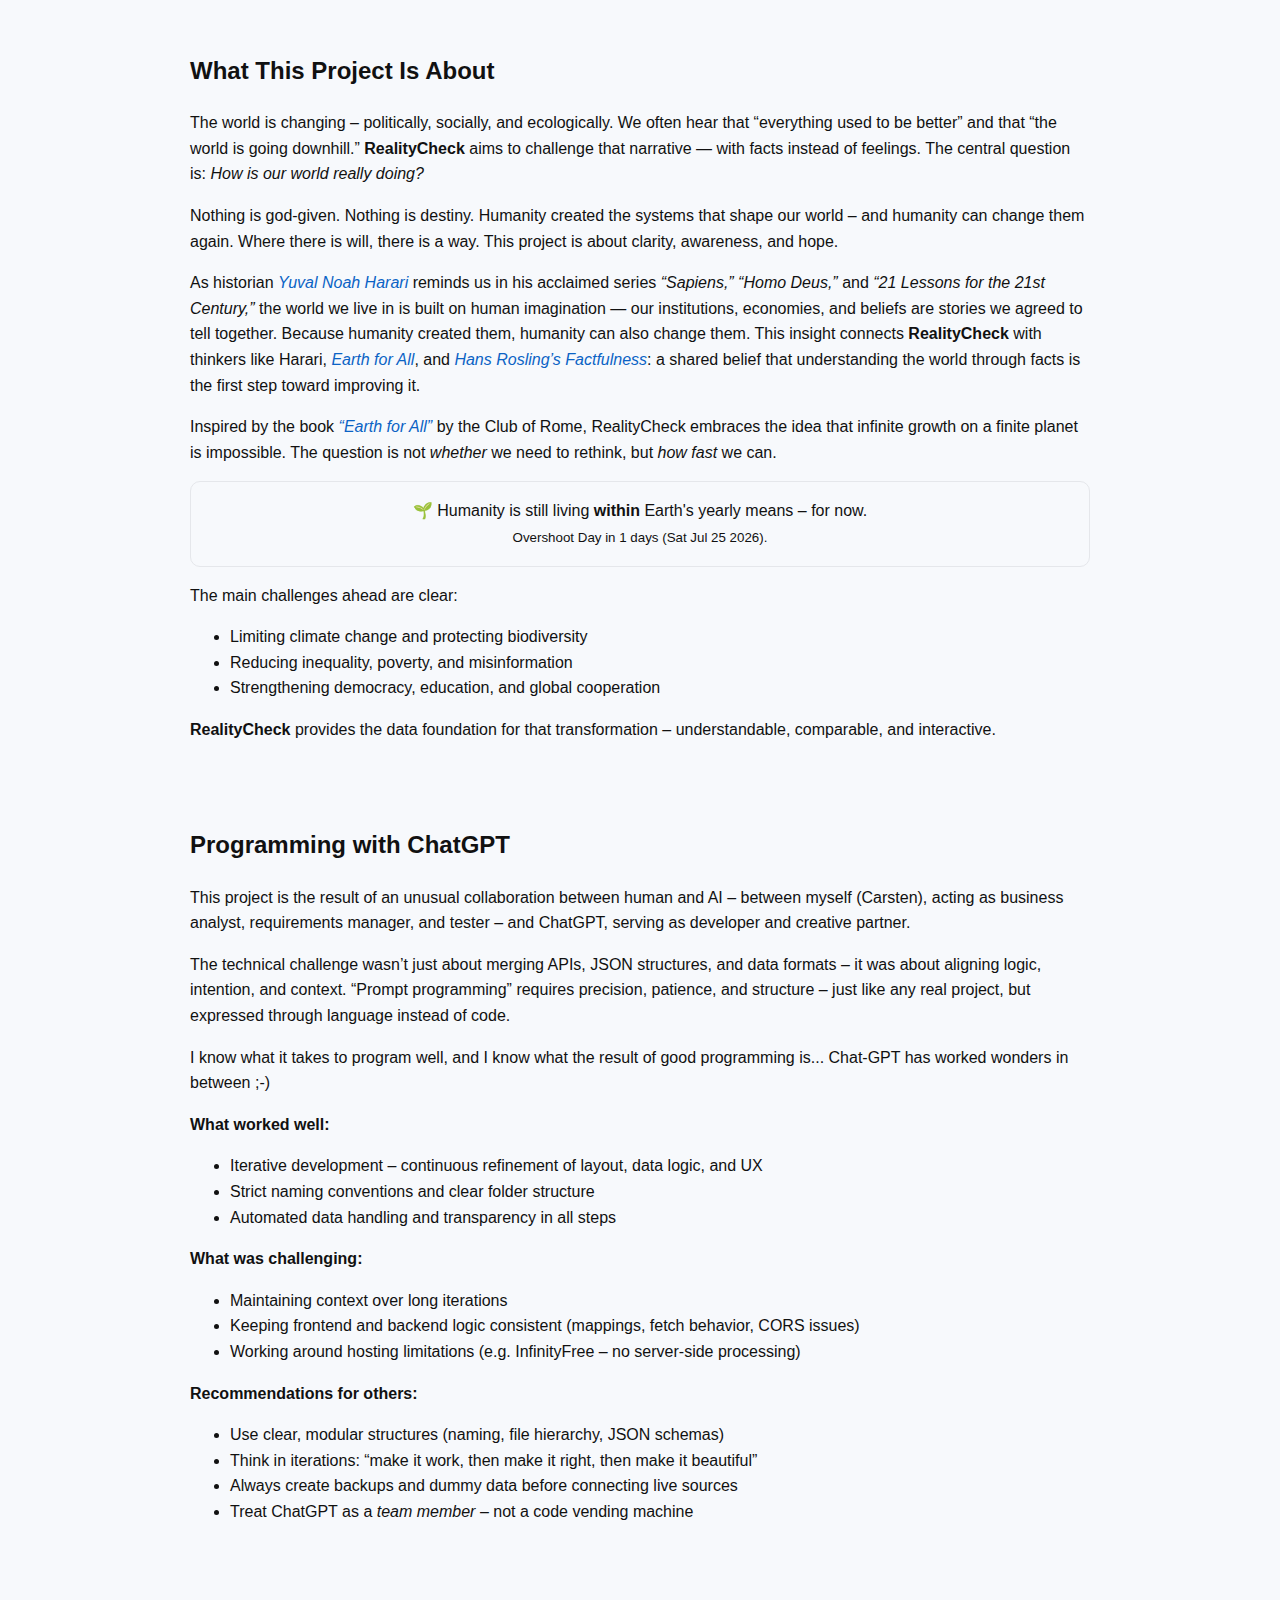
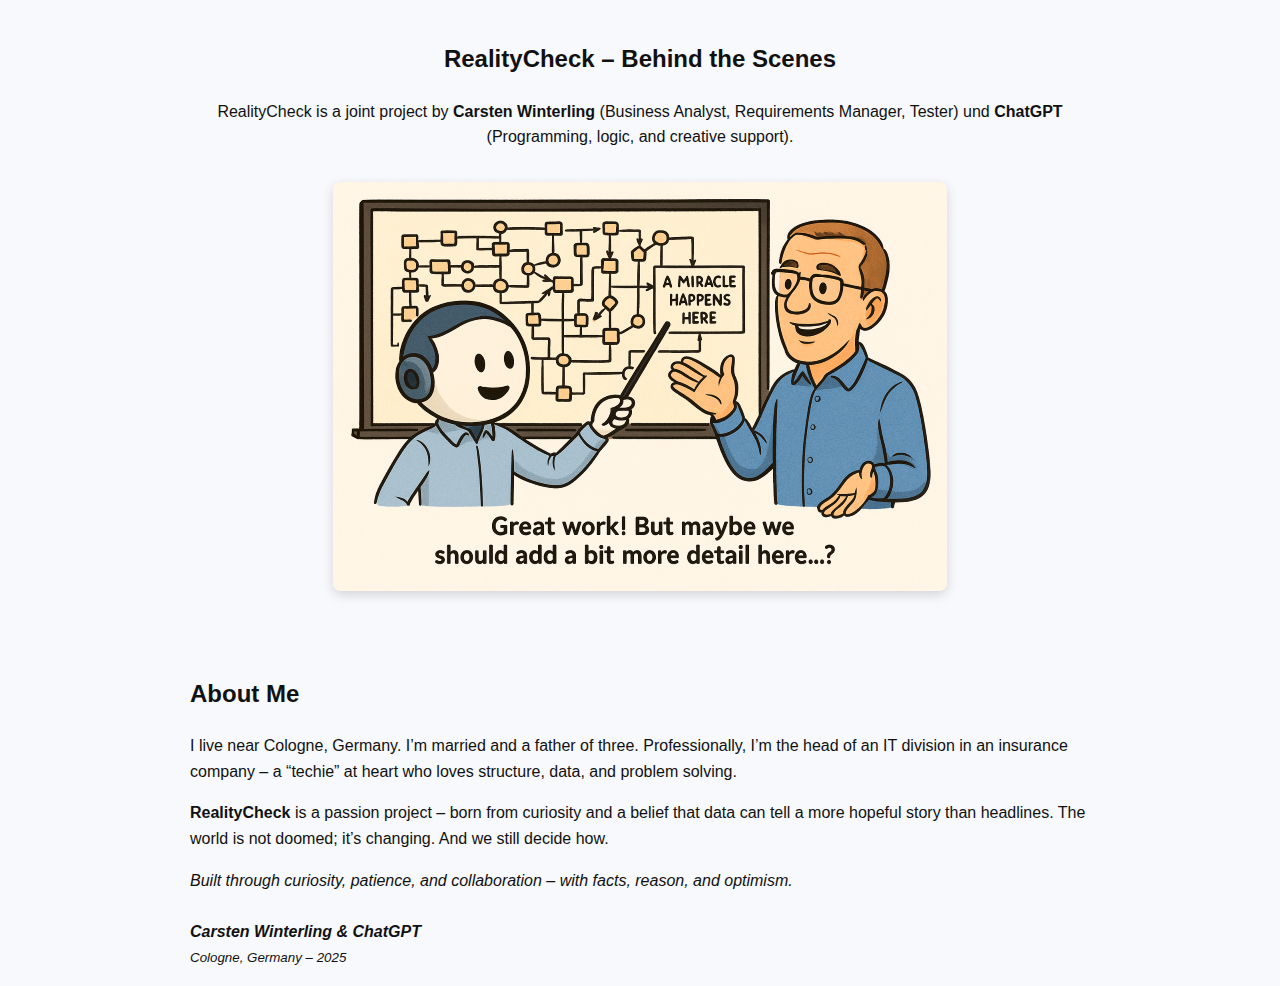
<file: about.html>
<!DOCTYPE html>
<html lang="en">
<head>
  <meta charset="UTF-8">
  <title>RealityCheck – About</title>
  <meta name="viewport" content="width=device-width, initial-scale=1.0">
  <link rel="stylesheet" href="style.css">
  <script>
    // Earth Overshoot Timer – approx. day humanity exceeds Earth's yearly biocapacity
    function updateOvershootTimer() {
      const today = new Date();
      const year = today.getFullYear();
      const overshootDate = new Date(`${year}-07-25T00:00:00`);
      const diff = today - overshootDate;
      const daysAfter = Math.floor(diff / (1000 * 60 * 60 * 24));
      const element = document.getElementById("overshoot-timer");

      if (daysAfter < 0) {
        element.innerHTML = `🌱 Humanity is still living <b>within</b> Earth's yearly means – for now.<br>
          <small>Overshoot Day in ${Math.abs(daysAfter)} days (${overshootDate.toDateString()}).</small>`;
      } else {
        element.innerHTML = `🌍 Since <b>${overshootDate.toDateString()}</b>, humanity has been living <b>beyond</b> Earth's yearly means.<br>
          <small>That's ${daysAfter} days of ecological overshoot this year.</small>`;
      }
    }
    window.addEventListener("load", updateOvershootTimer);
  </script>
</head>

<body>
<main style="max-width:900px;margin:2rem auto 4rem;padding:0 1rem;line-height:1.6;">

  <!-- 1️⃣ Project Intention -->
  <section id="intention" style="margin-bottom:3rem;">
    <h2>What This Project Is About</h2>
    <p>
      The world is changing – politically, socially, and ecologically.  
      We often hear that “everything used to be better” and that “the world is going downhill.”  
      <b>RealityCheck</b> aims to challenge that narrative — with facts instead of feelings.  
      The central question is: <em>How is our world really doing?</em>
    </p>

	<p>
	  Nothing is god-given. Nothing is destiny.  
	  Humanity created the systems that shape our world – and humanity can change them again.  
	  Where there is will, there is a way. This project is about clarity, awareness, and hope.
	</p>

	<p>
	  As historian <em><a href="https://www.ynharari.com" target="_blank" rel="noopener noreferrer">Yuval Noah Harari</a></em> reminds us in his 
	  acclaimed series <em>“Sapiens,” “Homo Deus,”</em> and <em>“21 Lessons for the 21st Century,”</em>  
	  the world we live in is built on human imagination — our institutions, economies, and beliefs are stories we agreed to tell together.  
	  Because humanity created them, humanity can also change them.  
	  This insight connects <b>RealityCheck</b> with thinkers like Harari, 
	  <em><a href="https://www.earth4all.life" target="_blank" rel="noopener noreferrer">Earth for All</a></em>, 
	  and <em><a href="https://www.gapminder.org/factfulness-book/" target="_blank" rel="noopener noreferrer">Hans Rosling’s Factfulness</a></em>:  
	  a shared belief that understanding the world through facts is the first step toward improving it.
	</p>

	<p>
	  Inspired by the book <em><a href="https://www.earth4all.life" target="_blank" rel="noopener noreferrer">“Earth for All”</a></em> by the Club of Rome, 
	  RealityCheck embraces the idea that infinite growth on a finite planet is impossible.  
	  The question is not <em>whether</em> we need to rethink, but <em>how fast</em> we can.
	</p>


    <div id="overshoot-timer" style="margin:1rem 0;padding:1rem;border:1px solid var(--border);border-radius:var(--radius);background:var(--group-bg);text-align:center;"></div>

    <p>
      The main challenges ahead are clear:
      <ul>
        <li>Limiting climate change and protecting biodiversity</li>
        <li>Reducing inequality, poverty, and misinformation</li>
        <li>Strengthening democracy, education, and global cooperation</li>
      </ul>
      <b>RealityCheck</b> provides the data foundation for that transformation –  
      understandable, comparable, and interactive.
    </p>
  </section>

  <!-- 2️⃣ Programming with ChatGPT -->
  <section id="collaboration" style="margin-bottom:3rem;">
    <h2>Programming with ChatGPT</h2>
    <p>
      This project is the result of an unusual collaboration between human and AI –  
      between myself (Carsten), acting as business analyst, requirements manager, and tester –  
      and ChatGPT, serving as developer and creative partner.
    </p>

    <p>
      The technical challenge wasn’t just about merging APIs, JSON structures, and data formats –  
      it was about aligning logic, intention, and context.  
      “Prompt programming” requires precision, patience, and structure –  
      just like any real project, but expressed through language instead of code.
    </p>
	
	<p>
	  I know what it takes to program well, and I know what the result of good programming is... 
	  Chat-GPT has worked wonders in between ;-) 
    </p>
	
    <p>
      <b>What worked well:</b>
      <ul>
        <li>Iterative development – continuous refinement of layout, data logic, and UX</li>
        <li>Strict naming conventions and clear folder structure</li>
        <li>Automated data handling and transparency in all steps</li>
      </ul>
      <b>What was challenging:</b>
      <ul>
        <li>Maintaining context over long iterations</li>
        <li>Keeping frontend and backend logic consistent (mappings, fetch behavior, CORS issues)</li>
        <li>Working around hosting limitations (e.g. InfinityFree – no server-side processing)</li>
      </ul>
      <b>Recommendations for others:</b>
      <ul>
        <li>Use clear, modular structures (naming, file hierarchy, JSON schemas)</li>
        <li>Think in iterations: “make it work, then make it right, then make it beautiful”</li>
        <li>Always create backups and dummy data before connecting live sources</li>
        <li>Treat ChatGPT as a <em>team member</em> – not a code vending machine</li>
      </ul>
    </p>
  </section>
  
  <section id="teamwork" class="about-section">
  <h2>RealityCheck – Behind the Scenes</h2>
  <p>
    RealityCheck is a joint project by <strong>Carsten Winterling</strong> (Business Analyst, Requirements Manager, Tester)
    und <strong>ChatGPT</strong> (Programming, logic, and creative support).
  </p>
  <figure class="teamwork-figure">
    <img src="images/teamwork_wunder.png" alt="RealityCheck – Hier geschieht ein Wunder" />
  </figure>
</section>


  <!-- 3️⃣ About Me -->
  <section id="about-me">
    <h2>About Me</h2>
    <p>
      I live near Cologne, Germany. I’m married and a father of three.  
      Professionally, I’m the head of an IT division in an insurance company –  
      a “techie” at heart who loves structure, data, and problem solving.
    </p>

    <p>
      <b>RealityCheck</b> is a passion project – born from curiosity and a belief  
      that data can tell a more hopeful story than headlines.  
      The world is not doomed; it’s changing. And we still decide how.
    </p>

    <p style="font-style:italic;">
      Built through curiosity, patience, and collaboration –  
      with facts, reason, and optimism. <br><br>
      <b>Carsten Winterling & ChatGPT</b><br>
      <small>Cologne, Germany – 2025</small>
    </p>
  </section>
</main>
</body>
</html>
</file>
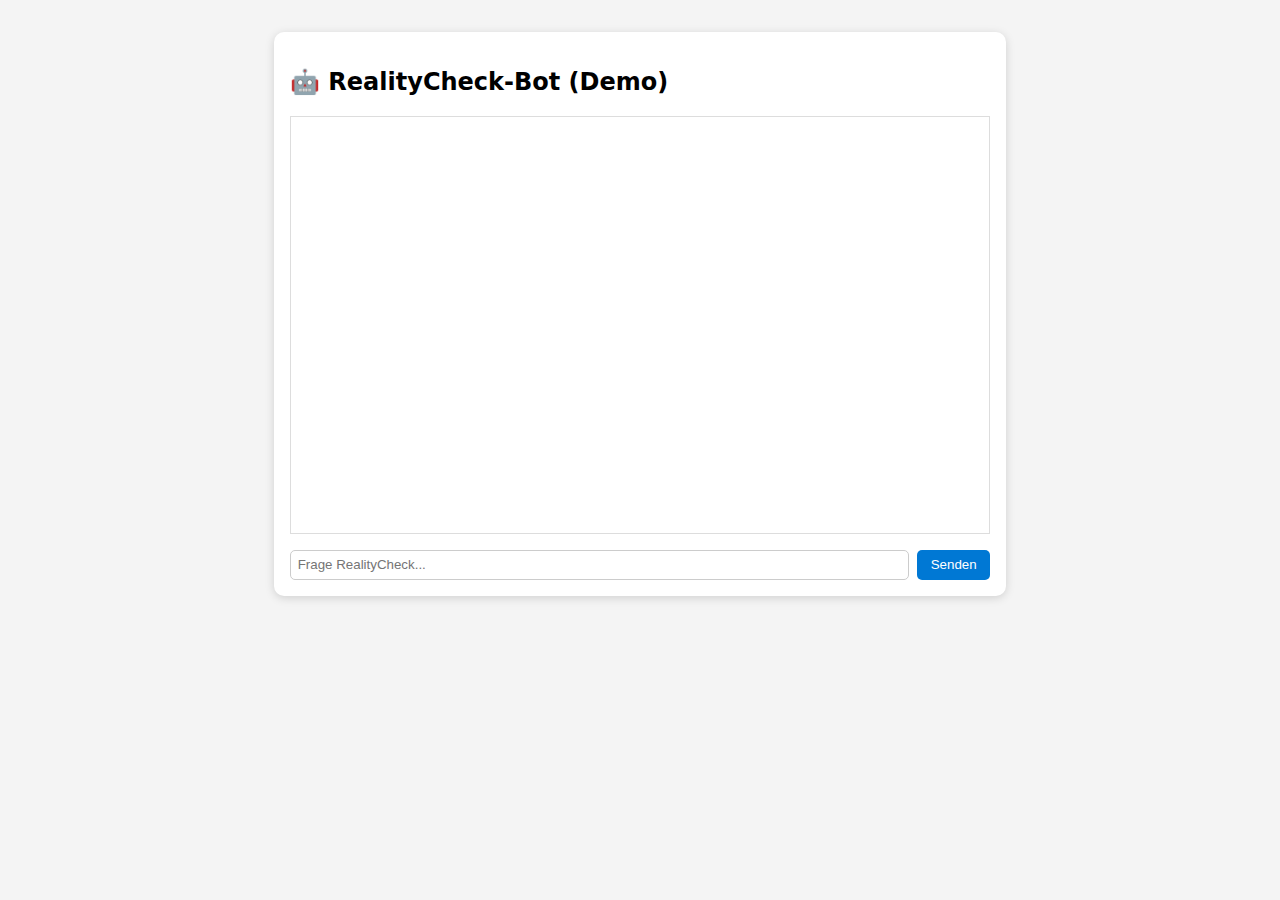
<file: chat.html>
<!DOCTYPE html>
<html lang="de">
<head>
<meta charset="UTF-8">
<title>RealityCheck Chatbot (Demo)</title>
<link rel="stylesheet" href="style_chat.css">
<script src="chat_demo.js" defer></script>
</head>
<body>
  <div id="chatbox">
    <h2>🤖 RealityCheck-Bot (Demo)</h2>
    <div id="messages"></div>
    <div id="input-area">
      <input id="user-input" placeholder="Frage RealityCheck..." />
      <button id="send">Senden</button>
    </div>
  </div>
</body>
</html>
</file>
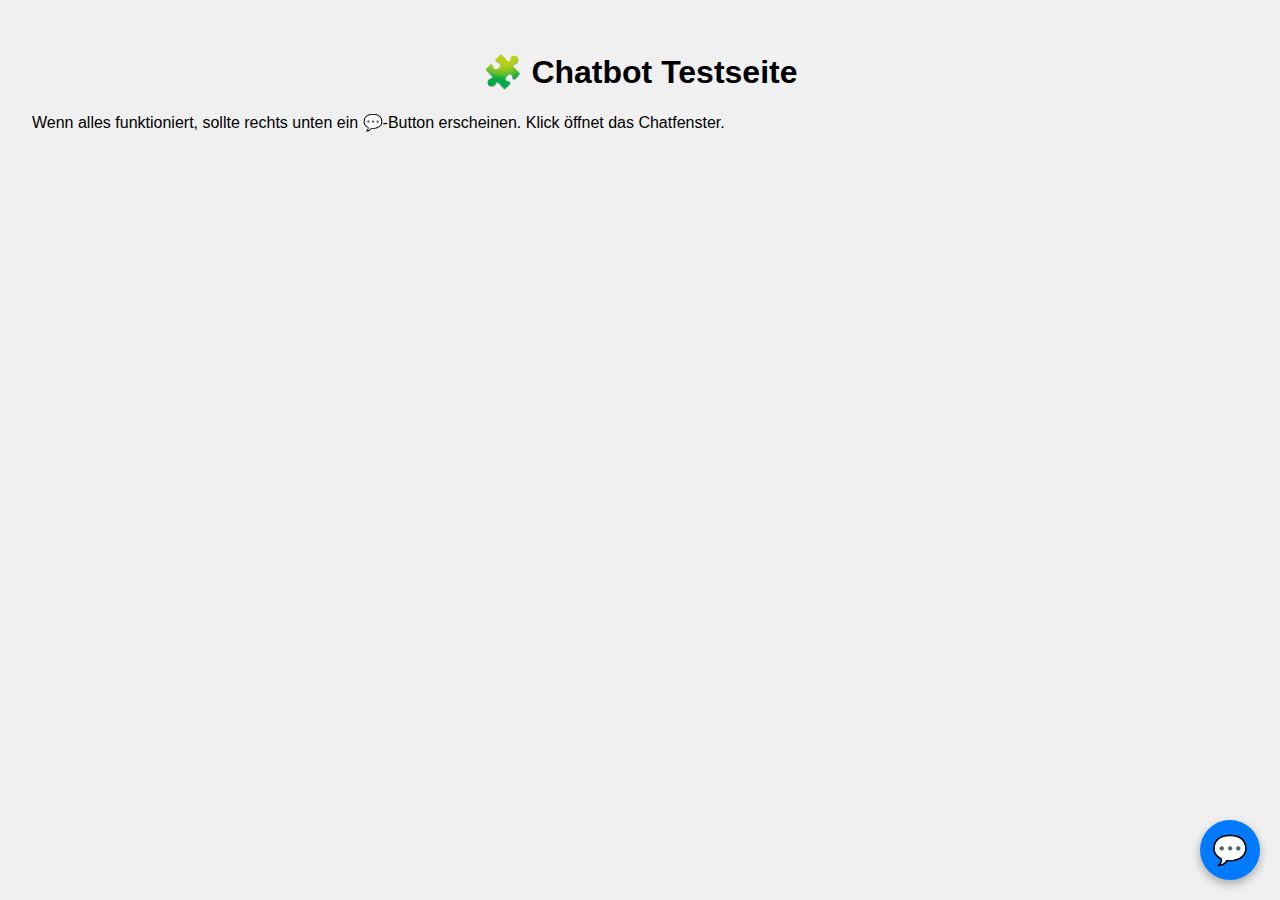
<file: chat_test.html>
<!DOCTYPE html>
<html lang="de">
<head>
<meta charset="UTF-8">
<meta name="viewport" content="width=device-width,initial-scale=1.0">
<title>RealityCheck Chatbot Test</title>
<style>
  body { font-family: Arial, sans-serif; background: #f0f0f0; margin: 0; padding: 2rem; }
  h1 { text-align: center; }

  /* --- Button + Fenster --- */
  #chatbot-button {
    position: fixed;
    bottom: 20px;
    right: 20px;
    width: 60px; height: 60px;
    border-radius: 50%;
    background: #007bff;
    color: #fff; font-size: 1.8rem;
    display: flex; justify-content: center; align-items: center;
    cursor: pointer;
    box-shadow: 0 4px 10px rgba(0,0,0,.3);
  }
  #chatbot-window {
    position: fixed;
    bottom: 90px;
    right: 20px;
    width: 320px; height: 420px;
    background: #fff;
    border: 1px solid #ccc;
    border-radius: 12px;
    display: none;
    opacity: 0;
    transition: opacity 0.3s ease;
    box-shadow: 0 0 20px rgba(0,0,0,.3);
  }
  #chatbot-window h2 {
    background: #007bff;
    color: #fff;
    margin: 0;
    padding: .6rem 1rem;
    font-size: 1rem;
  }
  #chat-content {
    padding: 1rem;
  }
</style>
</head>
<body>

<h1>🧩 Chatbot Testseite</h1>
<p>Wenn alles funktioniert, sollte rechts unten ein 💬-Button erscheinen. Klick öffnet das Chatfenster.</p>

<script>
document.addEventListener("DOMContentLoaded", () => {
  console.log("🧠 Testscript gestartet");

  // Button
  const btn = document.createElement("div");
  btn.id = "chatbot-button";
  btn.textContent = "💬";
  document.body.appendChild(btn);

  // Fenster
  const win = document.createElement("div");
  win.id = "chatbot-window";
  win.innerHTML = `<h2>RealityCheck Chat (Test)</h2><div id="chat-content">✅ Chat erfolgreich geladen!</div>`;
  document.body.appendChild(win);

  // Öffnen/Schließen
  btn.addEventListener("click", () => {
    const hidden = win.style.display === "none" || win.style.display === "";
    if (hidden) {
      win.style.display = "block";
      requestAnimationFrame(() => (win.style.opacity = "1"));
    } else {
      win.style.opacity = "0";
      setTimeout(() => (win.style.display = "none"), 300);
    }
  });

  console.log("✅ Chat-Button & Fenster erzeugt");
});
</script>

</body>
</html>
</file>
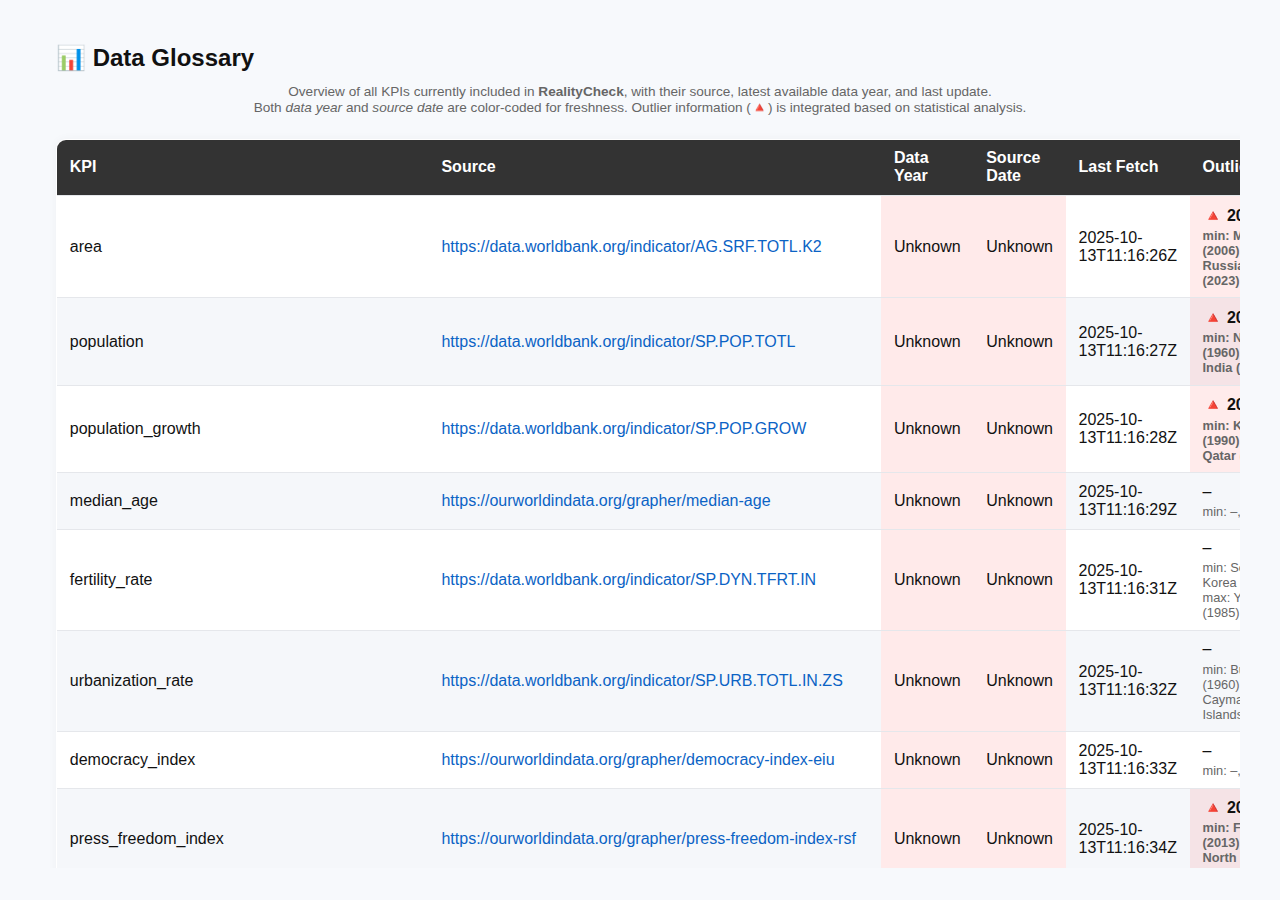
<file: data_glossary.html>
<!DOCTYPE html>
<html lang="en">
<head>
  <meta charset="UTF-8" />
  <meta name="viewport" content="width=device-width, initial-scale=1.0" />
  <title>RealityCheck – Data Glossary</title>
  <link rel="stylesheet" href="style.css" />
</head>
<body>

  <section id="glossary-container">
    <h2>📊 Data Glossary</h2>
    <p id="data-meta">
      Overview of all KPIs currently included in <strong>RealityCheck</strong>, with their source,
      latest available data year, and last update.<br>
      Both <em>data year</em> and <em>source date</em> are color-coded for freshness.
      Outlier information (🔺) is integrated based on statistical analysis.
    </p>

    <table id="glossary-table">
      <thead>
        <tr>
          <th>KPI</th>
          <th>Source</th>
          <th>Data Year</th>
          <th>Source Date</th>
          <th>Last Fetch</th>
          <th>Outliers</th>
        </tr>
      </thead>
      <tbody id="glossary-body">
        <tr><td colspan="6" style="text-align:center;">Loading data...</td></tr>
      </tbody>
    </table>

    <div id="legend">
      <span class="fresh">🟩 Fresh (≤ 1 year)</span> &nbsp;·&nbsp;
      <span class="warn">🟨 Moderate (≤ 3 years)</span> &nbsp;·&nbsp;
      <span class="stale">🟥 Stale / Unknown (> 3 years)</span> &nbsp;·&nbsp;
      <span class="outlier">🔺 Data Outliers</span>
    </div>
  </section>

  <script>
    async function loadGlossary() {
      try {
        const [fetchRes, outlierRes] = await Promise.all([
          fetch("data/fetch_status.json"),
          fetch("data/analysis_outliers.json")
        ]);
        const data = await fetchRes.json();
        const outliers = await outlierRes.json();

        const tbody = document.getElementById("glossary-body");
        tbody.innerHTML = "";

        const kpis = data.kpis || {};
        const nowYear = new Date().getFullYear();

        Object.entries(kpis).forEach(([id, info]) => {
          const tr = document.createElement("tr");
          const out = outliers[id] || {};
          const flagged = out.flagged || [];

          const dy = parseInt(info.data_year) || 0;
          const diffY = dy ? nowYear - dy : 99;
          const clsYear = diffY <= 1 ? "fresh" : diffY <= 3 ? "warn" : "stale";

          const sd = info.source_date;
          let clsSrc = "stale";
          if (sd && /\d{4}/.test(sd)) {
            const y = parseInt(sd.match(/\d{4}/)[0]);
            const diffS = nowYear - y;
            clsSrc = diffS <= 1 ? "fresh" : diffS <= 3 ? "warn" : "stale";
          }

          let clsOut = "";
          if (flagged.length >= 10) clsOut = "outlier";
          else if (flagged.length > 0) clsOut = "warn";

          const minInfo = out.min ? `${out.min.country || "?"} (${out.min.year || "?"})` : "–";
          const maxInfo = out.max ? `${out.max.country || "?"} (${out.max.year || "?"})` : "–";

          tr.innerHTML = `
            <td>${id}</td>
            <td>${info.source ? `<a href="${info.source}" target="_blank">${info.source}</a>` : "?"}</td>
            <td class="${clsYear}">${info.data_year || "Unknown"}</td>
            <td class="${clsSrc}">${info.source_date || "Unknown"}</td>
            <td>${info.last_fetch || "–"}</td>
            <td class="${clsOut}">
              ${flagged.length ? `🔺 ${flagged.length}` : "–"}
              <span class="outlier-info">
                min: ${minInfo}, max: ${maxInfo}
              </span>
            </td>
          `;
          tbody.appendChild(tr);
        });
      } catch (err) {
        console.error("Glossary load failed:", err);
        document.getElementById("glossary-body").innerHTML =
          `<tr><td colspan="6" style="text-align:center;color:red;">Error loading data</td></tr>`;
      }
    }

    window.addEventListener("DOMContentLoaded", loadGlossary);
  </script>

</body>
</html>
</file>
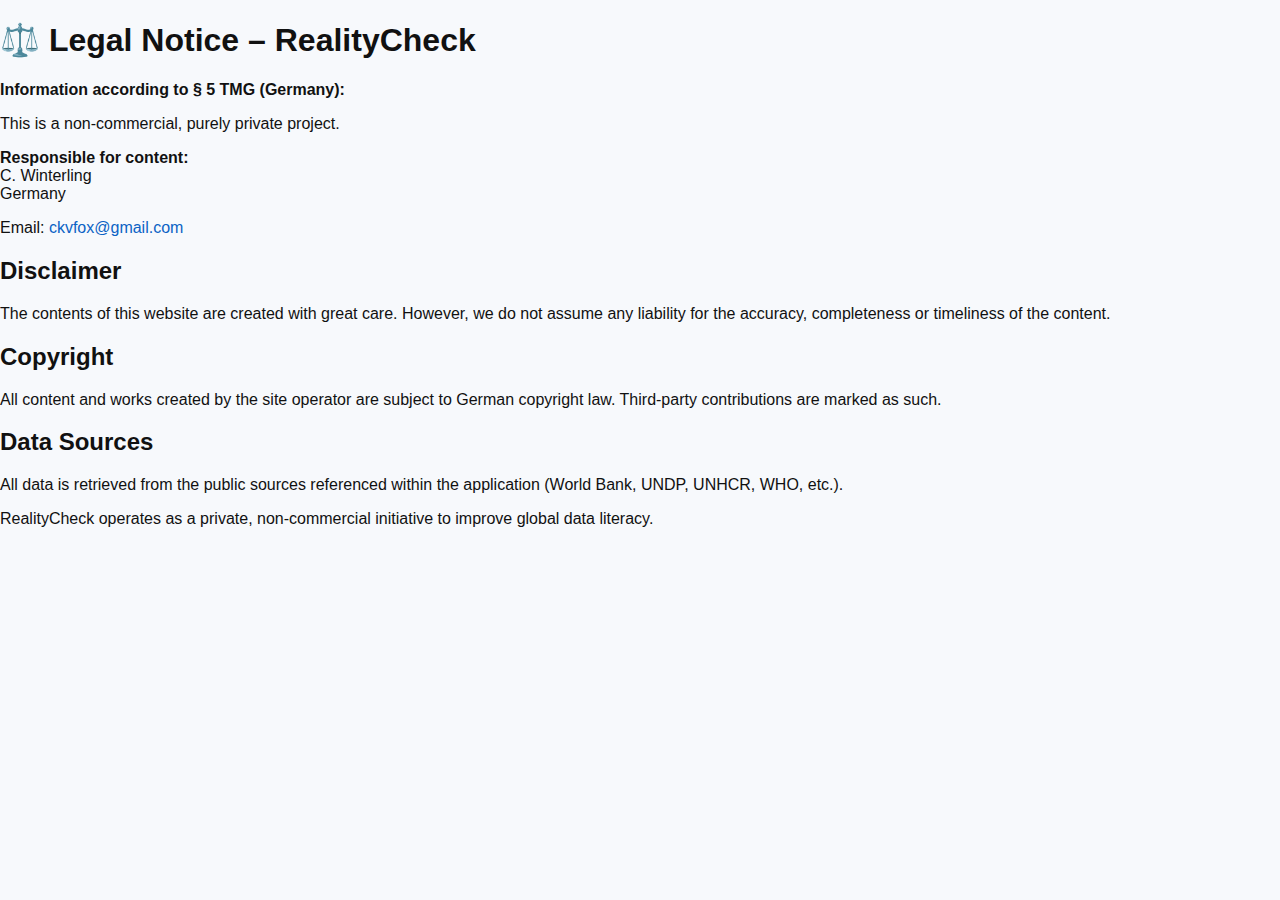
<file: impressum.html>
<!-- impressum.html -->
<!DOCTYPE html>
<html lang="en">
<head>
  <meta charset="UTF-8">
  <title>Legal Notice – RealityCheck</title>
  <meta name="viewport" content="width=device-width, initial-scale=1.0">
  <link rel="stylesheet" href="style.css">
</head>

<body>
  <section class="page-intro">
    <h1>⚖️ Legal Notice – RealityCheck</h1>

    <p><strong>Information according to § 5 TMG (Germany):</strong></p>
    <p>This is a non-commercial, purely private project.</p>

    <p>
      <strong>Responsible for content:</strong><br>
      C. Winterling<br>
      Germany
    </p>

    <p>
      Email: <a href="mailto:ckvfox@gmail.com">ckvfox@gmail.com</a>
    </p>

    <h2>Disclaimer</h2>
    <p>
      The contents of this website are created with great care. However, we do not assume any liability 
      for the accuracy, completeness or timeliness of the content.
    </p>

    <h2>Copyright</h2>
    <p>
      All content and works created by the site operator are subject to German copyright law. 
      Third-party contributions are marked as such.
    </p>

    <h2>Data Sources</h2>
    <p>
      All data is retrieved from the public sources referenced within the application 
      (World Bank, UNDP, UNHCR, WHO, etc.).
    </p>

    <p class="note">
      RealityCheck operates as a private, non-commercial initiative to improve global data literacy.
    </p>
  </section>
</body>
</html>
</file>
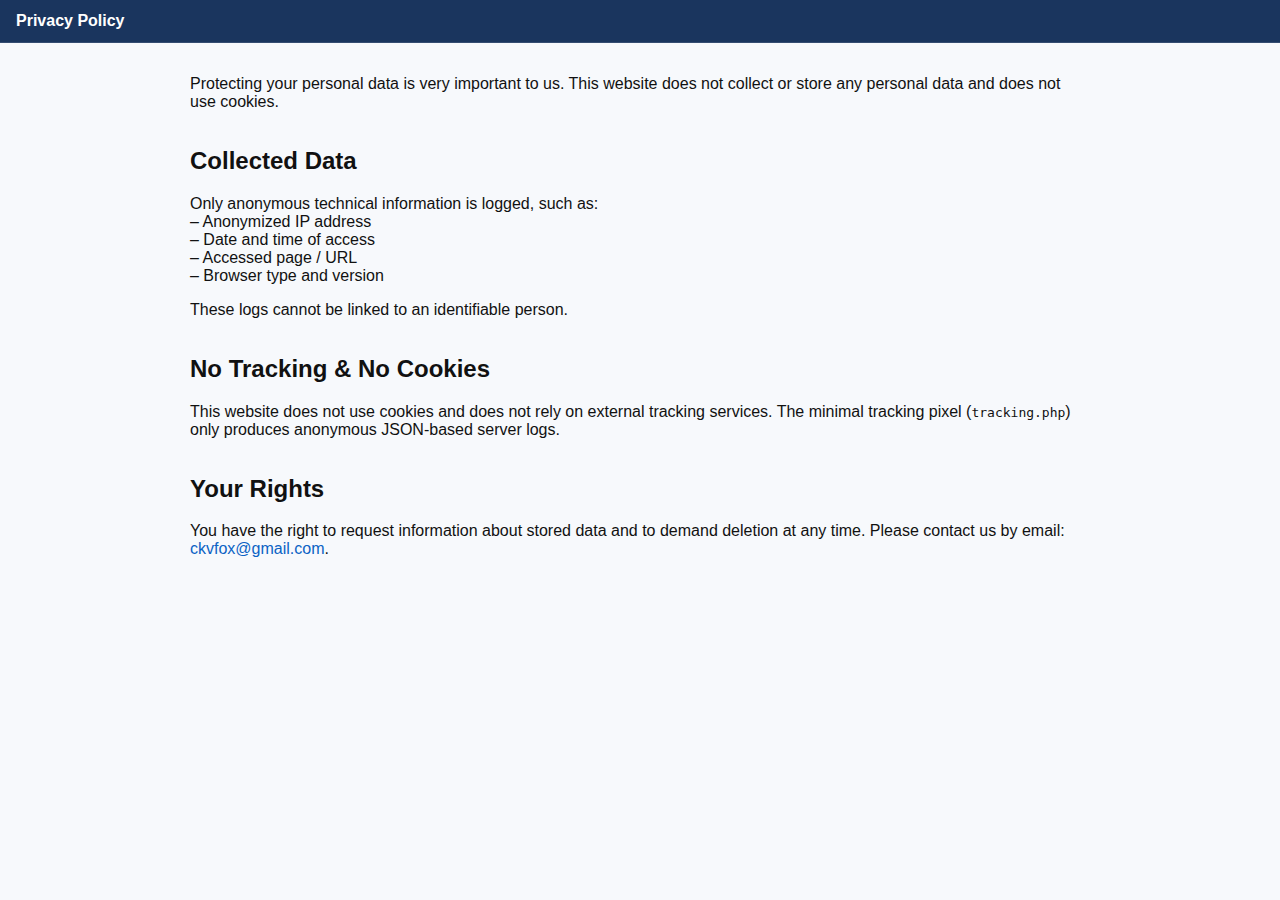
<file: privacy.html>
<!-- privacy.html -->
<!DOCTYPE html>
<html lang="en">
<head>
  <meta charset="UTF-8">
  <title>Privacy Policy – RealityCheck</title>
  <meta name="viewport" content="width=device-width, initial-scale=1.0">
  <link rel="stylesheet" href="style.css">
</head>
<body>
  <header><h1>Privacy Policy</h1></header>
  <main style="max-width:900px;margin:1rem auto;padding:0 1rem;">
    <section class="intro">
      <p>Protecting your personal data is very important to us. This website does not collect or store any personal data and does not use cookies.</p>
    </section>
    <section>
      <h2>Collected Data</h2>
      <p>Only anonymous technical information is logged, such as:<br>– Anonymized IP address<br>– Date and time of access<br>– Accessed page / URL<br>– Browser type and version</p>
      <p>These logs cannot be linked to an identifiable person.</p>
    </section>
    <section>
      <h2>No Tracking & No Cookies</h2>
      <p>This website does not use cookies and does not rely on external tracking services. The minimal tracking pixel (<code>tracking.php</code>) only produces anonymous JSON-based server logs.</p>
    </section>
    <section>
      <h2>Your Rights</h2>
      <p>You have the right to request information about stored data and to demand deletion at any time. Please contact us by email: <a href="mailto:ckvfox@gmail.com">ckvfox@gmail.com</a>.</p>
    </section>
  </main>
</body>
</html>
</file>
<file: style.css>
/* ============================================================
   🌍 RealityCheck – Unified Global Styles (no dark mode)
   ============================================================ */

/* --- Farben & Maße --- */
:root{
  --steel-blue:#1a355e;        /* Header/Footer */
  --link-muted:#d1d5db;        /* Nav-Links */
  --link-hover:#ffffff;        /* Hover-Farbe in Header/Footer */
  --content-bg:#f7f9fc;        /* heller Hintergrund */
  --text:#111;                 /* Standard-Text */
  --legend:#444;               /* Legendenfarbe */
  --table-head:#333;           /* Tabellenkopf-Hintergrund */
  --table-head-text:#fff;      /* Tabellenkopf-Text */
  --row-alt:#f5f7fa;           /* Alternate row */
  --row-base:#fff;             /* Base row */
  --border:#e5e7eb;            /* feine Rahmen */
  --accent:#0099ff;            /* bestehend */
  --accent-light:#66bfff;
  --max-width:1200px;
  --radius:10px;
}

/* --- Grundlayout --- */
html,body{
  margin:0; height:100%;
  font-family:"Segoe UI", Roboto, Arial, sans-serif;
  background:var(--content-bg);
  color:var(--text);
  display:flex; flex-direction:column;
  box-sizing:border-box;
}

a{ color:#0b63c5; text-decoration:none; }
a:hover{ text-decoration:underline; }

/* --- Header & Navigation --- */
header{
  background:var(--steel-blue);
  color:#fff;
  padding:.75rem 1rem;
  display:flex; align-items:center; justify-content:space-between;
  border-bottom:1px solid rgba(255,255,255,.12);
}
header h1{ margin:0; font-size:1rem; font-weight:600; }
nav{ display:flex; gap:1rem; align-items:center; }
nav a{
  color:var(--link-muted);
  font-weight:500;
}
nav a:hover, nav a.active{
  color:var(--link-hover);
  font-weight:700;
  text-decoration:underline;
}

/* --- Main/Frame --- */
main{ flex:1; position:relative; display:flex; flex-direction:column; }
#main-frame{
  flex:1 1 auto; width:100%; height:calc(100vh - 140px);
  border:none; background:transparent;
}

/* --- Footer --- */
footer{
  background:var(--steel-blue);
  color:#fff; text-align:center;
  padding:1rem;
  border-top:1px solid rgba(255,255,255,.12);
  font-size:.95rem;
}
footer a{ color:#f0f3f8; }
footer a:hover{ text-decoration:underline; font-weight:700; }

/* --- Loader/Spinner (unverändert) --- */
#frame-loader{
  position:absolute; inset:0; display:flex; align-items:center; justify-content:center;
  background:rgba(0,0,0,.25); z-index:10; visibility:hidden;
}
#frame-loader.active{ visibility:visible; }
.spinner{
  width:48px; height:48px; border:5px solid #ccc; border-top-color:var(--accent);
  border-radius:50%; animation:spin 1s linear infinite;
}
@keyframes spin{ to{ transform:rotate(360deg);} }

/* --- Controls (zentriert) --- */
section#controls{
  margin:1.5rem auto; max-width:var(--max-width);
  display:flex; flex-wrap:wrap; justify-content:center; align-items:center; gap:.8rem;
}
section#controls select{
  padding:.35rem .5rem; border-radius:6px; border:1px solid #bbb;
  background:#fff; color:#000;
}

/* --- Tabellen (global, zentriert) --- */
section#data-table{ padding:1rem 2vw; max-width:var(--max-width); margin:0 auto; }
table{
  width:100%; border-collapse:collapse; margin:1rem auto;
  background:#fff; border:1px solid var(--border); border-radius:var(--radius); overflow:hidden;
  box-shadow:0 0 10px rgba(0,0,0,.04);
}
th,td{ padding:.6rem .8rem; border-bottom:1px solid var(--border); text-align:left; }
thead th{
  background:var(--table-head); color:var(--table-head-text);
  position:sticky; top:0; z-index:1;
}
tr:nth-child(odd){ background:var(--row-base); }
tr:nth-child(even){ background:var(--row-alt); }

/* Klicksortierung beibehalten */
th[data-col]{ cursor:pointer; user-select:none; }
th[data-col]:hover{ text-decoration:underline; }

/* --- Hervorhebungen (bestehend lassen) --- */
.group-row{ background:rgba(0,0,0,0.03) !important; font-style:italic; }
.world-row{ background:rgba(0,128,255,0.10) !important; font-weight:600; }
.highlight{
  background:rgba(255,215,0,0.20) !important;
  box-shadow:0 0 8px rgba(255,215,0,0.35);
}
tr.top10{ background:#d4af37 !important; color:#fff; }
tr.flop10{ background:#ff6f61 !important; color:#fff; }

/* --- Legenden, Meta, Hinweise --- */
#legend{
  max-width:var(--max-width); margin:1.5rem auto 2rem; padding:0 2vw;
  font-size:.9em; color:var(--legend);
}
#data-meta{
  text-align:center; font-size:.85em; color:#666; margin:-.5rem 0 1.5rem;
}
#data-meta a{ color:#0b63c5; }

/* --- Chart & Map (unverändert visuell) --- */
#chart-container, #map-section{
  max-width:var(--max-width); margin:2rem auto; text-align:center; padding:0 1rem;
}
#kpi-chart{ width:100%; max-width:900px; height:400px; }
#map{
  width:100% !important; height:480px !important; min-height:400px !important;
  background:#444 !important; border-radius:var(--radius); overflow:hidden;
}

/* --- World-Seite: Blöcke --- */
#world-intro{
  max-width:900px; margin:2rem auto 3rem; text-align:center; line-height:1.6; padding:0 1rem;
}
#world-kpis{ display:flex; flex-direction:column; align-items:center; gap:2rem; padding:0 1rem 3rem; }
.graph-block{
  width:100%; max-width:1000px; background:#fff; border:1px solid var(--border);
  border-radius:var(--radius); padding:1rem 1rem 1.5rem; text-align:center;
  box-shadow:0 0 10px rgba(0,0,0,.05);
}
.graph-block h3{ margin:.5rem 0 1rem; }
.graph-block iframe{ border:0; border-radius:6px; width:100%; height:480px; }
.graph-block p{ font-size:.95rem; color:#555; line-height:1.5; margin-top:.8rem; }

/* --- Tracking-Tabelle im Footer --- */
#tracking-wrapper{ margin:auto; text-align:center; margin-top:.5rem; }
#tracking-table{
  width:100%; max-width:420px; margin:0 auto; border-collapse:collapse; background:#fff;
  border:1px solid var(--border); border-radius:8px; overflow:hidden;
}
#tracking-table th, #tracking-table td{ padding:.4rem .6rem; border-bottom:1px solid var(--border); text-align:left; }
#tracking-table th{ background:var(--table-head); color:#fff; }
/* --- Priority / Overall Page (Struktur, Zentrierung & responsiv – stabil & getrennt von Tabelle) --- */
body.overall-page #priority-container {
  display: flex;                  /* flexible Anordnung */
  flex-wrap: wrap;                /* Umbruch der Boxen zulassen */
  justify-content: center;        /* zentriert */
  align-items: flex-start;        /* Startlinie oben */
  gap: 1rem;                      /* gleichmäßiger Abstand */
  width: 100%;
  max-width: 1100px;
  margin: 2rem auto;

  /* 🩵 Stabilitäts- & Scroll-Fix */
  overflow: visible !important;   /* keine innere Scrollbar */
  height: auto !important;        /* dynamische Höhe */
  min-height: 200px;              /* bleibt immer sichtbar */
  box-sizing: border-box;
  transition: min-height 0.3s ease;
}

body.overall-page .cluster-box {
  flex: 1 1 320px;                /* Standard: zwei bis drei Spalten */
  max-width: 500px;
  background: #fff;
  border: 1px solid var(--border);
  border-radius: var(--radius);
  padding: 1rem 1.2rem;
  box-shadow: 0 2px 6px rgba(0,0,0,.05);
  display: flex;
  flex-direction: column;
  justify-content: flex-start;
  min-height: 360px;              /* gleiche optische Höhe */
  box-sizing: border-box;
}

body.overall-page .kpi-row {
  display: flex;
  justify-content: space-between;
  align-items: center;
  margin-bottom: .4rem;
}

body.overall-page .kpi-row select {
  flex: 0 0 140px;                /* feste Breite für Dropdowns */
  border-radius: 6px;
  border: 1px solid #bbb;
  background: #fff;
  color: #000;
  padding: 3px 6px;
}

/* --- Buttons zentriert unterhalb der Cluster --- */
body.overall-page #priority-buttons {
  display: flex;
  justify-content: center;
  gap: 1rem;
  margin: 2rem auto;
  width: 100%;
}

body.overall-page #calc-btn,
body.overall-page #reset-btn {
  background: var(--steel-blue);
  color: #fff;
  border: none;
  border-radius: 6px;
  padding: 10px 16px;
  cursor: pointer;
}

body.overall-page #calc-btn:hover,
body.overall-page #reset-btn:hover {
  filter: brightness(1.1);
}

/* --- Ergebnis-Tabelle (sauber getrennt vom Flex-Container) --- */
body.overall-page #overall-table {
  clear: both;
  flex: none;                     /* nicht Teil des Flex-Flows */
  align-self: stretch;
  display: table;                 /* klassisches Tabellen-Layout */
  width: 90%;
  max-width: 900px;
  margin: 40px auto 20px auto;    /* Abstand zu Boxen & Legende */
  border-collapse: collapse;
  background: #fff;
  color: #000;
  border: 1px solid var(--border);
  border-radius: 6px;
  overflow: hidden;
  box-shadow: 0 0 8px rgba(0,0,0,.1);
  position: relative;
  z-index: 2;
}

body.overall-page #overall-table th,
body.overall-page #overall-table td {
  border-bottom: 1px solid var(--border);
  padding: 6px 10px;
  text-align: left;
}

/* --- Abstand sichern, falls Tabelle direkt nach Container folgt --- */
body.overall-page #priority-container + #overall-table {
  margin-top: 2.5rem;
}

/* --- Responsive Layout-Anpassungen --- */

/* Zwischen 900 px und 600 px: 2 Spalten */
@media (max-width: 900px) {
  body.overall-page #priority-container {
    gap: 0.8rem;
    padding: 0 0.5rem;
  }
  body.overall-page .cluster-box {
    flex: 1 1 45%;
    max-width: 48%;
  }
}

/* Unter 600 px: 1 Spalte */
@media (max-width: 600px) {
  body.overall-page #priority-container {
    padding: 0 0.5rem;
    gap: 0.8rem;
  }
  body.overall-page .cluster-box {
    flex: 1 1 100%;
    max-width: 100%;
  }
}
/* --- Ergebnis-Tabelle (unterhalb der Cluster, kein Überlappen mehr) --- */
body.overall-page #overall-table {
  display: table;
  width: 90%;
  max-width: 900px;
  margin: 3rem auto 2rem auto;
  border-collapse: collapse;
  background: #fff;
  color: #000;
  border: 1px solid var(--border);
  border-radius: 6px;
  overflow: hidden;
  box-shadow: 0 0 8px rgba(0,0,0,.1);

  /* 🩵 Fix gegen Überlagerung */
  position: static !important;     /* raus aus z-Kontext */
  z-index: auto !important;        /* keine Ebene über Boxen */
  clear: both;                     /* garantiert neuen Fluss unterhalb */
  flex: none !important;           /* nie Flex-Item */
}

/* Sicherheitsnetz, falls Browser die Tabelle noch im Flex-Flow sieht */
body.overall-page #priority-container #overall-table {
  position: static !important;
  flex: none !important;
  display: table !important;
  margin-top: 3rem !important;
  z-index: auto !important;
}

/* schöner Abstand zwischen Buttons und Tabelle */
body.overall-page #priority-buttons {
  margin-bottom: 2.5rem;
}


/* --- Responsiv --- */
@media (max-width:900px){
  th,td{ font-size:.9rem; padding:.45rem; }
  #kpi-chart, .graph-block iframe{ height:360px; }
  #map{ height:360px !important; }
}
/* === Spinner (in countries.html neben KPI) === */
#spinner {
  display: inline-block;
  width: 22px;
  height: 22px;
  border: 3px solid #ccc;
  border-top-color: var(--accent);
  border-radius: 50%;
  animation: spin 1s linear infinite;
  vertical-align: middle;
  margin-left: 6px;
  visibility: hidden; /* standardmäßig aus */
}
#spinner.active { visibility: visible; }

/* === FINAL MAP + LAYOUT FIX (stable version) === */
#chart-container {
  margin-bottom: 2.5rem;
  text-align: center;
}

#map-section {
  width: 100%;
  max-width: var(--max-width);
  margin: 1.5rem auto 3rem auto;
  padding: 0;
  text-align: center;
}

#map {
  display: inline-block;
  width: 90%;               /* stabil und mittig */
  max-width: 900px;
  height: 520px !important;
  min-height: 480px !important;
  background: #f0f0f0;
  border: 1px solid #ccc;
  border-radius: var(--radius);
  box-shadow: 0 0 8px rgba(0, 0, 0, 0.15);
  position: relative;
  z-index: 10;
  overflow: hidden;
}

.leaflet-container {
  width: 100% !important;
  height: 100% !important;
  border-radius: var(--radius);
  z-index: 11 !important;
}
/* === Visitors table readability === */
#tracking-table {
  background: #f8f9fc;           /* heller Hintergrund */
  color: #111;
  border-radius: 8px;
}
#tracking-table th {
  background: #333;
  color: #fff;
}
#tracking-table td {
  color: #111;
}
/* === Fullscreen Overlay Spinner (only for overall page) === */
#overlay-spinner {
  position: fixed;
  inset: 0;
  display: flex;
  flex-direction: column;
  justify-content: center;
  align-items: center;
  background: rgba(255, 255, 255, 0.9);
  z-index: 9999;
  font-size: 1rem;
  color: #333;
  backdrop-filter: blur(4px);
}

#overlay-spinner::before {
  content: "";
  width: 60px;
  height: 60px;
  border: 6px solid #ccc;
  border-top: 6px solid var(--accent);
  border-radius: 50%;
  animation: spin 1s linear infinite;
  margin-bottom: 12px;
}

#overlay-spinner.hidden {
  opacity: 0;
  pointer-events: none;
  transition: opacity 0.4s ease;
}
/* === FINAL BALANCED FIX: Restore responsive multi-column clusters === */

/* Verhindert globales Flex-Verhalten des Body nur für diese Seite */
body.overall-page {
  display: block !important;
}

/* Container mit eigenem Flex-Layout */
body.overall-page #priority-container {
  display: flex !important;
  flex-wrap: wrap;
  justify-content: center;
  align-items: flex-start;
  gap: 1rem;
  width: 100%;
  max-width: 1100px;
  margin: 2rem auto;
  overflow: visible;
  box-sizing: border-box;
}

/* Cluster-Boxen */
body.overall-page .cluster-box {
  flex: 1 1 320px;          /* min. Breite */
  max-width: 500px;         /* nicht zu breit */
  background: #fff;
  border: 1px solid var(--border);
  border-radius: var(--radius);
  padding: 1rem 1.2rem;
  box-shadow: 0 2px 6px rgba(0,0,0,.05);
  display: flex;
  flex-direction: column;
  justify-content: flex-start;
  min-height: 360px;
  box-sizing: border-box;
}

/* Tabelle & Buttons normal unterhalb */
body.overall-page #priority-buttons {
  display: flex;
  justify-content: center;
  gap: 1rem;
  margin: 2.5rem auto;
}

body.overall-page #overall-table {
  display: table;
  width: 90%;
  max-width: 900px;
  margin: 2rem auto;
  border-collapse: collapse;
  background: #fff;
  color: #000;
  border: 1px solid var(--border);
  border-radius: 6px;
  overflow: hidden;
  box-shadow: 0 0 8px rgba(0,0,0,.1);
  clear: both;
  position: static;
  z-index: auto;
}

/* Responsive Verhalten */
@media (max-width: 900px) {
  body.overall-page .cluster-box {
    flex: 1 1 45%;
    max-width: 48%;
  }
}

@media (max-width: 600px) {
  body.overall-page .cluster-box {
    flex: 1 1 100%;
    max-width: 100%;
  }
}
/* === Data freshness colors for glossary === */
.fresh { background:#e9ffe9 !important; }   /* grünlich */
.warn  { background:#fff9e6 !important; }   /* gelblich */
.stale { background:#ffeaea !important; }   /* rötlich */
/* --- Filter-Layout für countries.html (wie Cluster-Logik) --- */

body:not(.overall-page) #controls {
  display: flex;
  flex-wrap: wrap;
  justify-content: center;
  align-items: center;
  gap: .8rem;
  margin: 1.5rem auto;
  max-width: var(--max-width);
  padding: 0 1rem;
}

body:not(.overall-page) #controls label {
  font-weight: 500;
}

body:not(.overall-page) #controls select {
  flex: 0 0 160px;
  padding: .4rem .6rem;
  border: 1px solid #bbb;
  border-radius: 6px;
  background: #fff;
  color: #000;
}

/* --- Mobile: Dropdowns untereinander --- */
@media (max-width: 600px) {
  body:not(.overall-page) #controls {
    flex-direction: column;
    align-items: stretch;
    gap: .6rem;
  }
  body:not(.overall-page) #controls select {
    width: 100%;
  }
}


/* === FIX: Compact responsive selects in countries === */
body:not(.overall-page) #controls {
  display: flex;
  flex-wrap: wrap;
  justify-content: center;
  align-items: center;
  gap: .8rem;
  margin: 1.5rem auto;
  max-width: var(--max-width);
  padding: 0 1rem;
}

body:not(.overall-page) #controls select {
  flex: 0 0 160px;      /* Desktop: feste Breite */
  max-width: 45vw;      /* verhindert Riesengröße auf Mobile */
  padding: .4rem .6rem;
  border: 1px solid #bbb;
  border-radius: 6px;
  background: #fff;
  color: #000;
}

@media (max-width: 700px) {
  body:not(.overall-page) #controls {
    flex-direction: column;
    align-items: stretch;
    gap: 0.6rem;
  }
  body:not(.overall-page) #controls select {
    flex: 1 1 auto;
    width: 100%;
    max-width: 100%;
  }
}
/* === Teamwork-Section === */
.about-section {
  text-align: center;         /* zentriert Text & Inline-Elemente */
  margin: 2rem auto;
  max-width: 1000px;          /* optional: verhindert, dass es zu breit wird */
}

.teamwork-figure {
  display: flex;
  justify-content: center;    /* horizontal zentrieren */
  align-items: center;        /* vertikal ausrichten (optional) */
  margin: 2rem auto;
}

.teamwork-figure img {
  max-width: 100%;
  height: auto;
  border-radius: 8px;         /* leichte Rundung, optional */
  box-shadow: 0 4px 12px rgba(0,0,0,0.15); /* optional, etwas Tiefe */
}
/* === FIX: Label + Select gemeinsam umbrechen (Countries) === */
#controls {
  display: flex;
  flex-wrap: wrap;
  justify-content: center;
  align-items: center;
  gap: 1rem;
  margin: 1.5rem auto;
  max-width: var(--max-width);
  padding: 0 1rem;
}

#controls .control-pair {
  display: flex;
  align-items: center;
  gap: .4rem;
  flex: 0 1 auto;
}

#controls .control-pair select {
  padding: .4rem .6rem;
  border: 1px solid #bbb;
  border-radius: 6px;
  background: #fff;
  color: #000;
  flex: 0 0 160px;
}

/* Spinner darf sich über volle Breite zentrieren */
#controls #overlay-spinner {
  flex: 1 1 100%;
  text-align: center;
}

/* === DATA GLOSSARY: unified table style & responsiveness === */
#glossary-container {
  max-width: var(--max-width);
  margin: 1.5rem auto 2rem;
  padding: 0 1rem;
  overflow-x: auto;              /* verhindert globalen Scrollbalken */
  box-sizing: border-box;
}

#glossary-container table {
  width: 100%;
  border-collapse: collapse;
  border: 1px solid var(--border);
  border-radius: var(--radius);
  background: #fff;
  box-shadow: 0 0 10px rgba(0,0,0,.04);
}

#glossary-container th,
#glossary-container td {
  padding: .6rem .8rem;
  border-bottom: 1px solid var(--border);
  text-align: left;
}

#glossary-container thead th {
  background: var(--table-head);
  color: var(--table-head-text);
  position: sticky;
  top: 0;
  z-index: 1;
}

/* Farben für Frische-Indikatoren (bereits global definiert, aber doppelt sicher) */
.fresh { background:#e9ffe9 !important; }
.warn  { background:#fff9e6 !important; }
.stale { background:#ffeaea !important; }

/* Outlier-Styles aus Inline-Definition in die globale Datei verschoben */
td.outlier { background: rgba(255, 0, 0, 0.08); font-weight: 600; }
td.warn    { background: rgba(255, 165, 0, 0.08); }
.outlier-info {
  font-size: 0.8rem;
  color: #666;
  display: block;
  margin-top: 0.2rem;
}
#legend span.outlier {
  background: rgba(255, 0, 0, 0.2);
  border-radius: 3px;
  padding: 0 0.3em;
}

/* --- Mobile Optimization --- */
@media (max-width: 700px) {
  #glossary-container {
    padding: 0 .5rem;
  }
  #glossary-container table {
    font-size: .9rem;
  }
  #glossary-container th,
  #glossary-container td {
    white-space: normal;
    word-break: break-word;
  }
}


/* --- Mobil: vertikal umbrechen --- */
@media (max-width: 700px) {
  #controls {
    flex-direction: column;
    align-items: stretch;
  }
  #controls .control-pair {
    flex-direction: column;
    align-items: stretch;
  }
  #controls .control-pair select {
    width: 100%;
  }
}
</file>
<file: style_chat.css>
body {
  font-family: system-ui, sans-serif;
  background: #f4f4f4;
  margin: 0; padding: 2em;
}

#chatbox {
  max-width: 700px;
  margin: auto;
  background: #fff;
  padding: 1em;
  border-radius: 10px;
  box-shadow: 0 2px 10px rgba(0,0,0,0.15);
}

#messages {
  height: 400px;
  overflow-y: auto;
  border: 1px solid #ddd;
  padding: 0.5em;
  margin-bottom: 1em;
  white-space: pre-wrap;
}

#input-area {
  display: flex;
  gap: 0.5em;
}

#user-input {
  flex: 1;
  padding: 0.5em;
  border: 1px solid #ccc;
  border-radius: 5px;
}

button {
  background: #0078d4;
  color: white;
  border: none;
  padding: 0.5em 1em;
  border-radius: 5px;
  cursor: pointer;
}
button:hover { background: #005ea8; }
</file>
